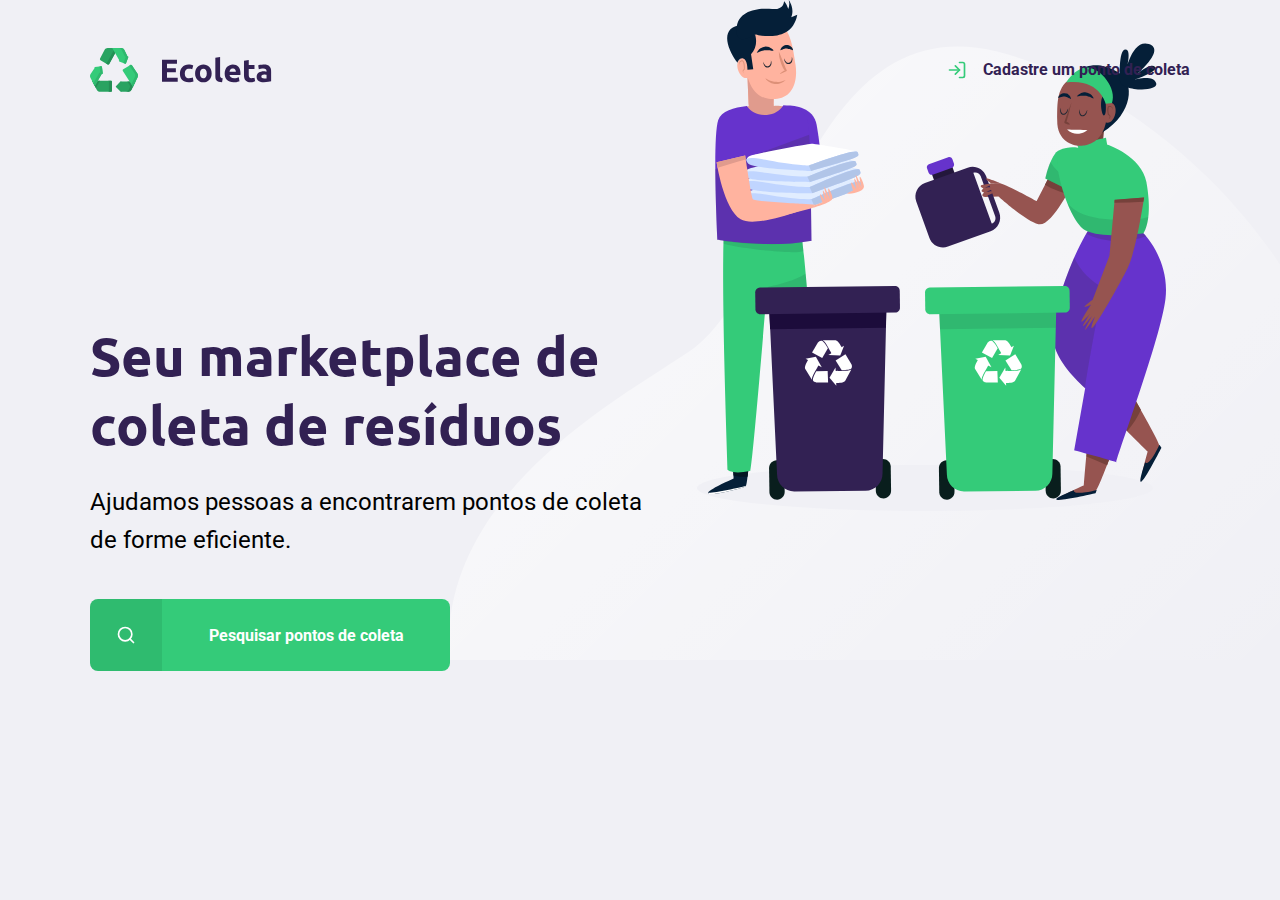
<file: index.html>
<!DOCTYPE html>
<html lang="pt_br">

<head>
    <meta charset="UTF-8">
    <meta name="viewport" content="width=device-width, initial-scale=1.0">
    <title>Ecoleta</title>
    <link href="https://fonts.googleapis.com/css2?family=Roboto&family=Ubuntu&display=swap" rel="stylesheet">
    <link rel="stylesheet" href="./styles/main.css">
    <link rel="stylesheet" href="./styles/home.css">
    <link rel="stylesheet" href="./styles/modal.css">
    <link rel="stylesheet" href="./styles/responsive.css">
</head>

<body>
    <div id="page-home">
        <div class="content">
            <header>
                <img src="./assets/logo.svg" alt="Logomarca"></img>
                <a href="./create-point.html">
                    <!-- icon -->
                    <span></span>
                    Cadastre um ponto de coleta
                </a>
            </header>
            <main>
                <h1>Seu marketplace de coleta de resíduos</h1>
                <p>Ajudamos pessoas a encontrarem pontos de coleta de forme eficiente.</p>
                <a href="#">
                    <span></span>
                    <strong>
                        Pesquisar pontos de coleta
                    </strong>
                </a>
            </main>
        </div>
    </div>
    <div id="modal" class="hide">
        <div class="content">
            <div class="header">
                <h1>Pontos de Coleta</h1>
                <a href="#">Fechar</a>
            </div>
            <form action="./search-results.html">
                <label for="search">Cidade</label>
                <div class="search field">
                    <input type="text" name="search" placeholder="Pesquise por cidade">
                    <button>
                        <img src="/assets/search.svg" alt="Buscar">
                    </button>
                </div>
            </form>
        </div>
    </div>
    <script src="/scripts/index.js"></script>
</body>

</html>
</file>
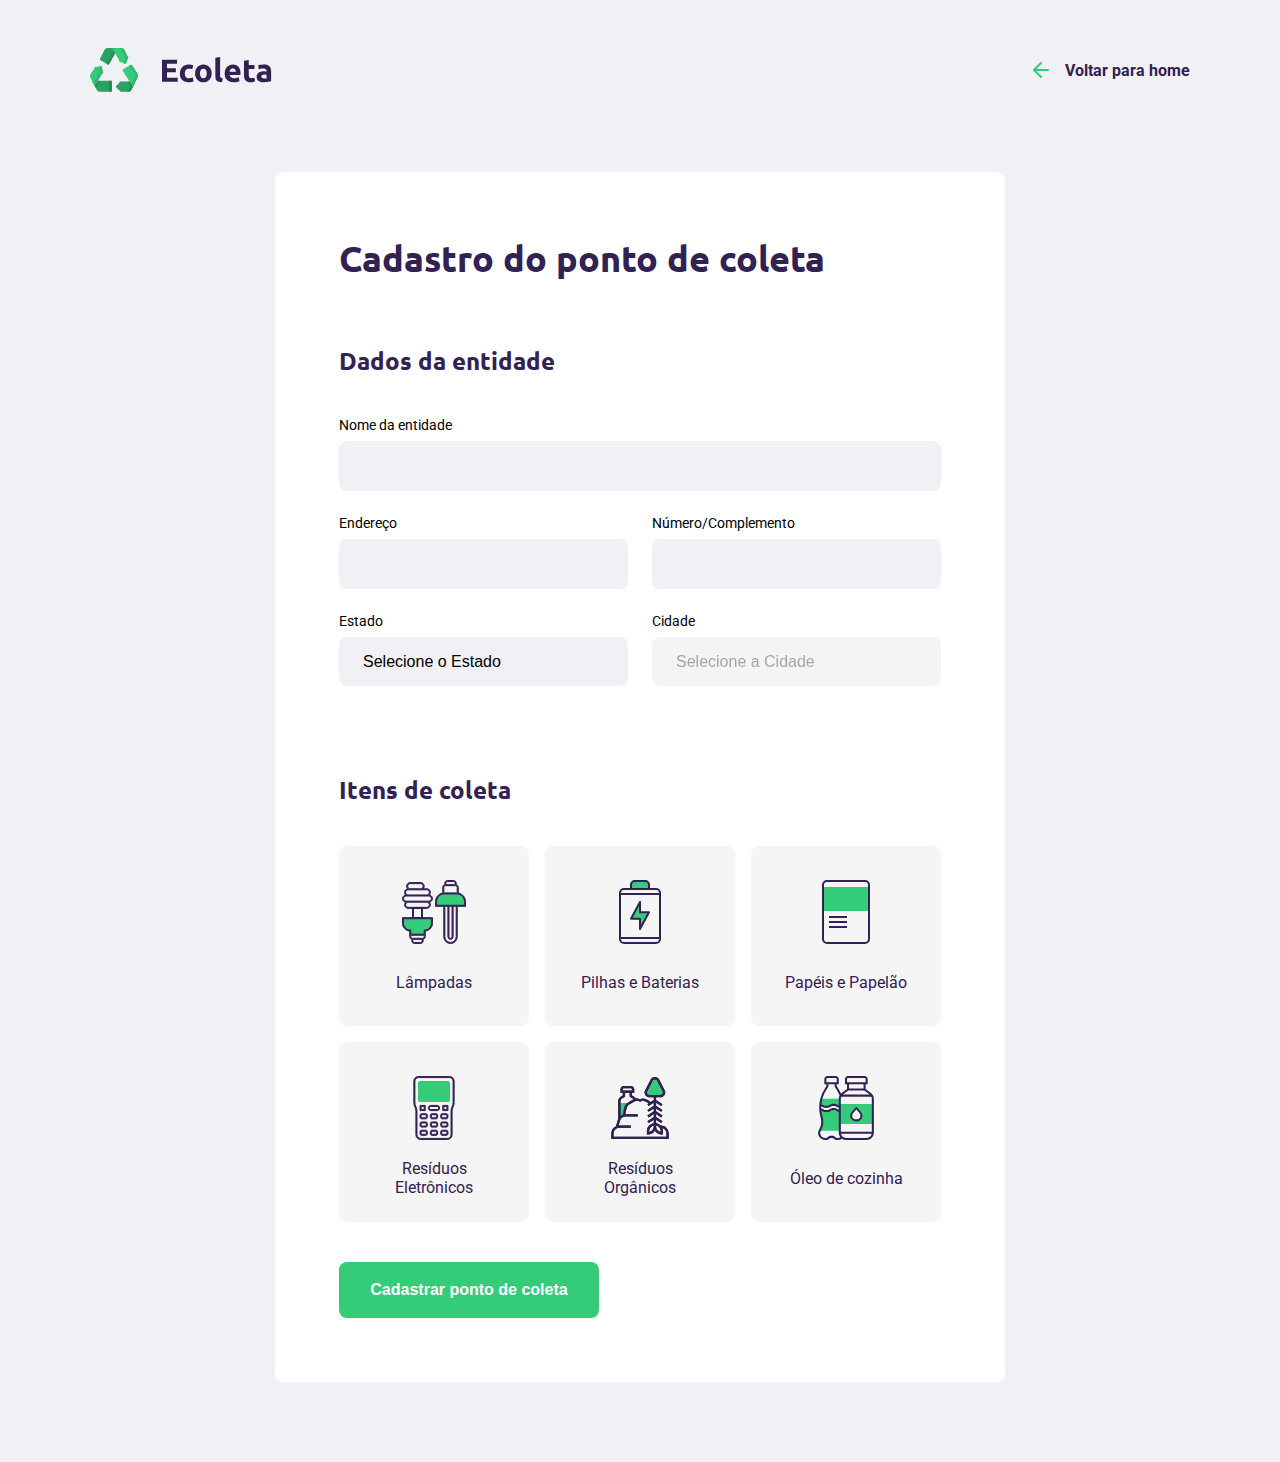
<file: create-point.html>
<!DOCTYPE html>
<html lang="pt_br">

<head>
    <meta charset="UTF-8">
    <meta name="viewport" content="width=device-width, initial-scale=1.0">
    <title>Criar um ponto de coleta</title>
    <link href="https://fonts.googleapis.com/css2?family=Roboto&family=Ubuntu&display=swap" rel="stylesheet">
    <link rel="stylesheet" href="./styles/main.css">
    <link rel="stylesheet" href="./styles/create-point.css">
    <link rel="stylesheet" href="./styles/responsive.css">
</head>

<body>
    <div id="page-create-point">
        <header>
            <img src="./assets/logo.svg" alt="Logomarca"></img>
            <a href="./index.html">
                <!-- icon -->
                <span></span>
                Voltar para home
            </a>
        </header>
        <form action="">
            <h1>Cadastro do ponto de coleta</h1>
            <fieldset>
                <legend>
                    <h2>Dados da entidade</h2>
                </legend>
                <div class="field">
                    <label for="name">Nome da entidade</label>
                    <input type="text" name="name" required>
                </div>
                <div class="field-group">
                    <div class="field">
                        <label for="address">Endereço</label>
                        <input type="text" name="address" required>
                    </div>
                    <div class="field">
                        <label for="address2">Número/Complemento</label>
                        <input type="text" name="address2" required>
                    </div>
                </div>
                <div class="field-group">
                    <div class="field">
                        <label for="state">Estado</label>
                        <select name="uf" required>
                            <option value="">Selecione o Estado</option>
                        </select>
                        <input type="hidden" name="state">
                    </div>
                    <div class="field">
                        <label for="city">Cidade</label>
                        <select name="city" disabled required>
                            <option value="">Selecione a Cidade</option>
                        </select>
                    </div>
                </div>
            </fieldset>
            <fieldset>
                <legend>
                    <h2>Itens de coleta</h2>
                </legend>
                <div class="items-grid">
                    <li data-id="1">
                        <img src="./assets/lampadas.svg" alt="Lâmpadas">
                        <span>Lâmpadas</span>
                    </li>
                    <li data-id="2">
                        <img src="./assets/baterias.svg" alt="Pilhas e Baterias">
                        <span>Pilhas e Baterias</span>
                    </li>
                    <li data-id="3">
                        <img src="./assets/papeis-papelao.svg" alt="Papéis e Papelão">
                        <span>Papéis e Papelão</span>
                    </li>
                    <li data-id="4">
                        <img src="./assets/eletronicos.svg" alt="Resíduos Eletrônicos">
                        <span>Resíduos Eletrônicos</span>
                    </li>
                    <li data-id="5">
                        <img src="./assets/organicos.svg" alt="Resíduos Orgânicos">
                        <span>Resíduos Orgânicos</span>
                    </li>
                    <li data-id="6">
                        <img src="./assets/oleo.svg" alt="Óleo de cozinha">
                        <span>Óleo de cozinha</span>
                    </li>
                </div>
                <input type="hidden" name="items">
            </fieldset>
            <button type="submit">Cadastrar ponto de coleta</button>
        </form>
    </div>
    <script src="./scripts/create-point.js"></script>
</body>

</html>
</file>
<file: styles/main.css>
:root {
    --title-color: #322153;
    --primary-color: #34cb79;
}

* { /*tudo que vai ser padrão no código inteiro é colocado nesse asterisco*/
    margin: 0;
    padding: 0;
    box-sizing: border-box;
}

html {
    font-family: 'Roboto', sans-serif;
}

body {
    background: #f0f0f5;
    -webkit-font-smoothing: antialiased;
}

a {
    text-decoration: none;
}

h1, h2, h3, h4, h5, h6 {
    font-family: 'Ubuntu', sans-serif;
    color: var(--title-color);
}
</file>
<file: styles/home.css>
#page-home {
    height: 100vh;
    background: url('../assets/home-background.svg') 700px no-repeat;
    background-position: 35vw top
}

#page-home .content {
    width: 90%;
    max-width: 1100px;
    height: 100%;
    margin : 0 auto;
    display: flex;
    flex-direction: column;
}

#page-home header {
    margin-top: 48px;
    display: flex;
    align-items: center;
    justify-content: space-between;
}

#page-home header a {
    display: flex;
    color: var(--title-color);
    font-weight: 700;
}

#page-home header a span {
    margin-right: 16px;
    display: flex;
    background-image: url('../assets/log-in.svg');
    width: 20px;
    height: 20px;
}

#page-home main {
    max-width: 560px;
    flex: 1;
    display: flex;
    flex-direction: column;
    justify-content: center;
}

#page-home main h1 {
    font-size: 54px;
}

#page-home main p {
    font-size: 24px;
    line-height: 38px;
    margin-top: 24px;
}

#page-home main a {
    width: 100%;
    max-width: 360px;
    height: 72px;
    border-radius: 8px;
    display: flex;
    align-items: center;
    margin-top: 40px;
    transition: 400ms;
    background-color: var(--primary-color);
}

#page-home main a:hover {
    background-color: #2fb86e;
}

#page-home main a span {
    width: 72px;
    height: 72px;
    border-top-left-radius: 8px;
    border-bottom-left-radius: 8px;
    background-color: rgba(0, 0, 0, 0.08);
    display: flex;
    align-items: center;
    justify-content: center;
}

#page-home main a span::after {
    content: "";
    background-image: url('../assets/search.svg');
    width: 20px;
    height: 20px;
}

#page-home main a strong {
    flex: 1;
    color: white;
    text-align: center;
}
</file>
<file: styles/modal.css>
#modal {
    background-color: #0e0a14ef;
    height: 100vh;
    width: 100vw;
    position: fixed;
    top: 0;
    display: flex;
    justify-content: center;
    align-items: center;
    transition: 400ms;
}

#modal.hide {
    display: none;
}

#modal .content {
    color: white;
    width: 420px;
}

#modal .header {
    display: flex;
    align-items: center;
    justify-content: space-between;
    margin-bottom: 48px;
}

#modal .header a {
    background-image: url("../assets/x.svg");
    width: 20px;
    height: 20px;
    display: flex;
    font-size: 0.01px;
}

#modal .header h1 {
    color: white;
    font-size: 36px;
    line-height: 42px;
}

#modal form label{
    font-size: 14px;
    line-height: 16px;
    display: block;
    margin-bottom: 8px;
}

#modal form .field {
    display: flex;
}

#modal form input {
    flex: 1; /*flex 1 significa que ele vai pegar todo o espaço que sobra pra ele*/
    background-color: #f0f0f5;
    border-radius: 8px 0 0 8px;
    border: 0;
    padding: 16px 24px;
    font-size: 16px;
    color: #6c6c80; 
}

#modal form button {
    width: 72px;
    height: 72px;
    background-color: var(--primary-color);
    border: 0;
    border-radius: 0 8px 8px 0;
}

#modal form button:hover {
    background-color: #2fb85e;
}
</file>
<file: styles/responsive.css>
@media (max-width: 900px) {
    #page-home {
        background-position-x: 70vw;
    }

    #page-home .content {
        align-items: center;
        text-align: center;
    }

    #page-home header a {
        position: absolute;
        bottom: 48px;
        left: 50%;
        transform: translateX(-50%);
    }

    #page-home main {
        align-items: center;
    }

    #page-search-results .cards {
        grid-template-columns: 1fr;
    }

    #page-search-results .cards img {
        height: 250px;
    }
}

@media (min-width: 1700px) {

    #page-home {
        background-position-x: 40vw;
    }
}

@media (max-height: 760px) {

    #page-home {
        background-position-y: 200px;
    }
}
</file>
<file: styles/create-point.css>
#page-create-point {
    width: 90%;
    max-width: 1100px;
    margin: 0 auto; /*alinhamento de caixa pelo lado de fora*/
}

#page-create-point header {
    margin-top: 48px;
    display: flex;
    justify-content: space-between;
    align-items: center;
}

#page-create-point header a {
    color: var(--title-color);
    font-weight: bold;
    display: flex;
    align-items: center;
}

#page-create-point header a span {
    margin-right: 16px;
    background-image: url('../assets/arrow-left.svg');
    width: 20px;
    height: 24px;
    display: flex;

}

form {
    background-color: white;
    padding: 64px; /*preenchimento*/
    border-radius: 8px;
    margin: 80px auto;
    max-width: 730px;
}

form h1 {
    font-size: 36px;
}

form fieldset {
    margin-top: 64px;
    border: 0;
}

form legend {
    margin-bottom: 40px;
}

form legend h2 {
    font-size: 24px;
}

form .field {
    flex: 1;
    display: flex;
    flex-direction: column;
    margin-bottom: 24px;
}

form .field-group {
    display: flex;
}

form input, form select {
    background-color: #f0f0f5;
    border: 0;
    padding: 16px 24px;
    font-size: 16px;
    border-radius: 8px;
    /* outline: none; */ /*opcional. ao descomentar essa linha, a caixa do input perderá um destaque preto ao ser selecionada*/
}

form select {
    -webkit-appearance: none;
    -moz-appearance: none;
    appearance: none;
}

form label {
    font-size: 14px;
    margin-bottom: 8px;
}

form .field-group .field + .field {
    margin-left: 24px;
}

form button {
    width: 260px;
    height: 56px;
    background-color: var(--primary-color);
    border-radius: 8px;
    color: white;
    font-weight: bold;
    font-size: 16px;
    border: 0;
    margin-top: 40px;
    transition: background-color 400ms;
}

form button:hover{
    background-color: #2fb86e;
}

.items-grid {
    display: grid;
    grid-template-columns: 1fr 1fr 1fr;
    gap: 16px;
}

.items-grid li {
    background-color: #f5f5f5;
    list-style: none;
    border: 2px solid #f5f5f5;
    border-radius: 8px;
    height: 180px;
    padding: 32px 24px 16px;
    display: flex;
    flex-direction: column;
    align-items: center;
    justify-content: space-between;
    text-align: center;
    cursor: pointer;
}

.items-grid li span {
    margin-top: 12px;
    flex: 1;
    display: flex;
    align-items: center;
    color: var(--title-color);
}

.items-grid li.selected {
    background: #e1faec;
    border: 2px solid #34cb79
}

.items-grid li img, .items-grid li span {
    pointer-events: none;
}
</file>
